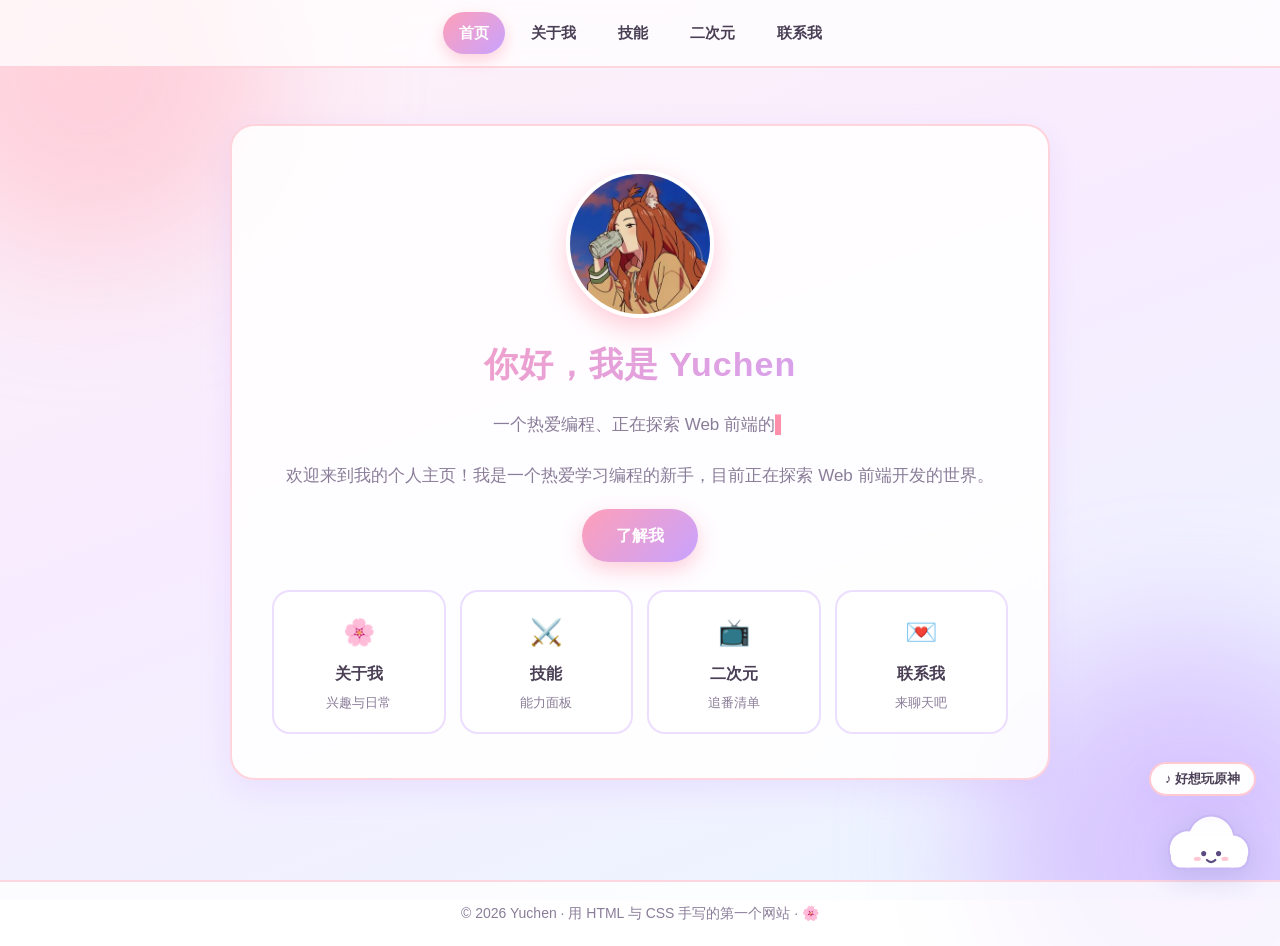
<file: index.html>
<!DOCTYPE html>
<html lang="zh-CN">
<head>
    <meta charset="UTF-8">
    <meta name="viewport" content="width=device-width, initial-scale=1.0">
    <meta name="description" content="Yuchen 的个人主页：一个热爱编程、正在学习 Web 前端开发的新手，在这里记录我的技能与成长。">
    <meta name="author" content="Yuchen">
    <title>首页 - Yuchen 的个人主页</title>
    <link rel="icon" href="favicon.svg" type="image/svg+xml">
    <link rel="stylesheet" href="style.css">
    <script src="script.js" defer></script>
</head>
<body>
    <a class="skip-link" href="#main">跳到主要内容</a>
    <div class="sakura-layer" aria-hidden="true"></div>

    <header>
        <nav aria-label="主导航">
            <a href="index.html" class="active" aria-current="page">首页</a>
            <a href="about.html">关于我</a>
            <a href="skills.html">技能</a>
            <a href="anime.html">二次元</a>
            <a href="contact.html">联系我</a>
        </nav>
    </header>

    <main id="main">
        <section class="container center">
            <img class="hero-avatar" src="avatar.jpg" alt="头像：晚霞下喝饮料的狐耳少女" width="148" height="148">

            <h1 class="hero-name">你好，我是 Yuchen</h1>
            <p class="typed" data-typed="一个热爱编程、正在探索 Web 前端的新手 ✨">一个热爱编程、正在探索 Web 前端的新手 ✨</p>
            <p>欢迎来到我的个人主页！我是一个热爱学习编程的新手，目前正在探索 Web 前端开发的世界。</p>
            <p><a href="about.html" class="btn">了解我</a></p>

            <div class="quick-links">
                <a class="quick-card" href="about.html"><span>🌸</span>关于我<small>兴趣与日常</small></a>
                <a class="quick-card" href="skills.html"><span>⚔️</span>技能<small>能力面板</small></a>
                <a class="quick-card" href="anime.html"><span>📺</span>二次元<small>追番清单</small></a>
                <a class="quick-card" href="contact.html"><span>💌</span>联系我<small>来聊天吧</small></a>
            </div>
        </section>
    </main>

    <button class="to-top" type="button" aria-label="回到顶部">↑</button>

    <footer>
        <p>© <span id="year">2026</span> Yuchen · 用 HTML 与 CSS 手写的第一个网站 · 🌸</p>
    </footer>
</body>
</html>
</file>
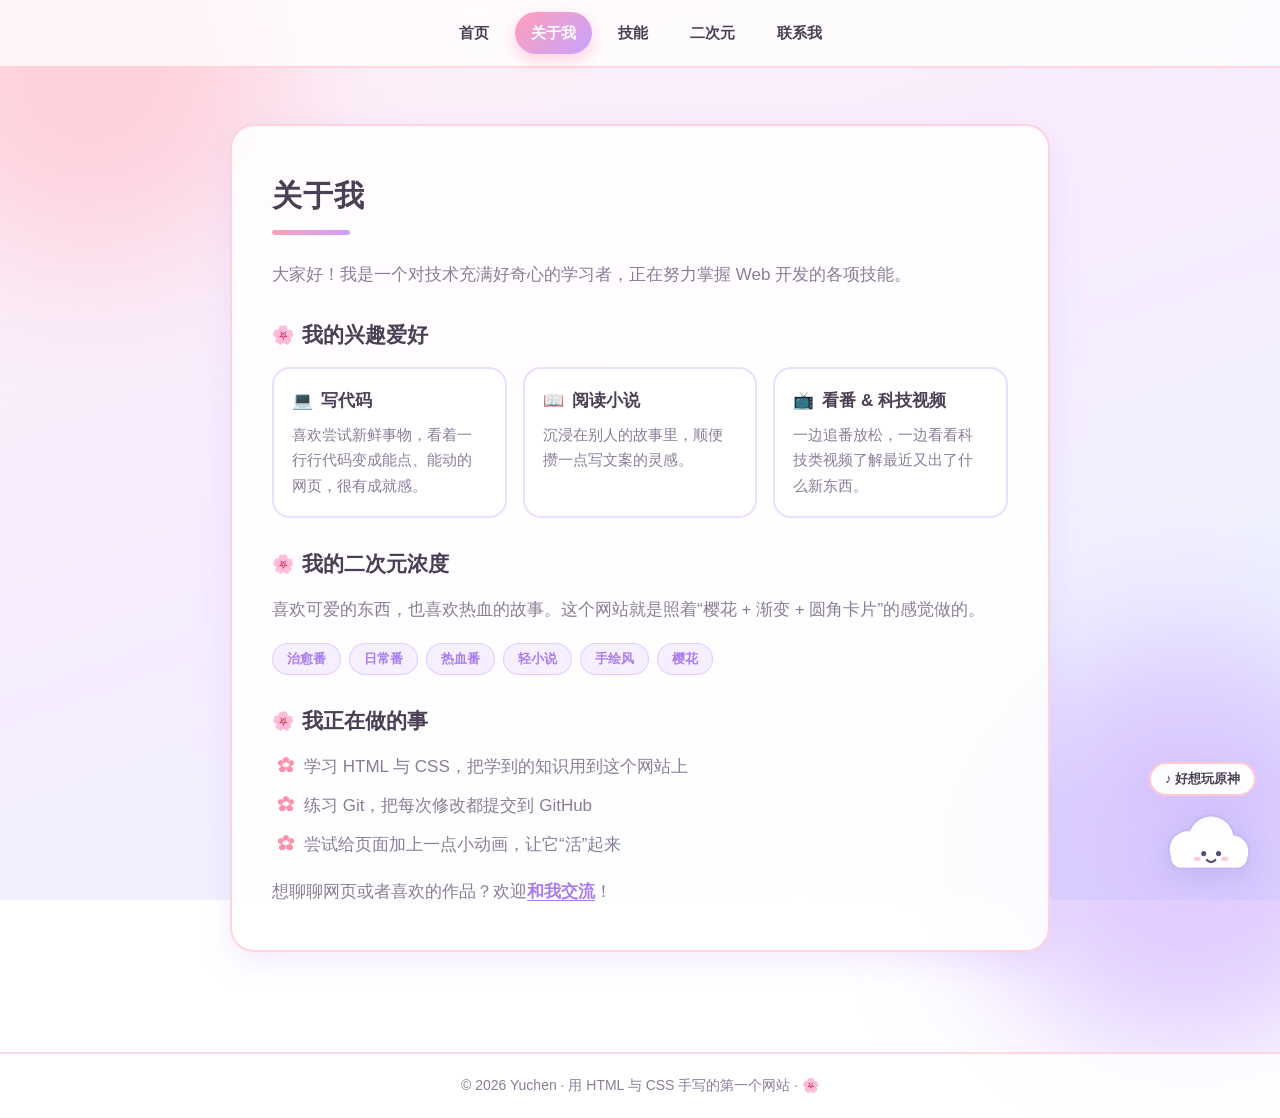
<file: about.html>
<!DOCTYPE html>
<html lang="zh-CN">
<head>
    <meta charset="UTF-8">
    <meta name="viewport" content="width=device-width, initial-scale=1.0">
    <meta name="description" content="关于 Yuchen：一个对技术充满好奇心的学习者，爱好编程、阅读、看番与科技视频。">
    <meta name="author" content="Yuchen">
    <title>关于我 - Yuchen 的个人主页</title>
    <link rel="icon" href="favicon.svg" type="image/svg+xml">
    <link rel="stylesheet" href="style.css">
    <script src="script.js" defer></script>
</head>
<body>
    <a class="skip-link" href="#main">跳到主要内容</a>
    <div class="sakura-layer" aria-hidden="true"></div>

    <header>
        <nav aria-label="主导航">
            <a href="index.html">首页</a>
            <a href="about.html" class="active" aria-current="page">关于我</a>
            <a href="skills.html">技能</a>
            <a href="anime.html">二次元</a>
            <a href="contact.html">联系我</a>
        </nav>
    </header>

    <main id="main">
        <section class="container">
            <h1 class="page-title">关于我</h1>
            <p>大家好！我是一个对技术充满好奇心的学习者，正在努力掌握 Web 开发的各项技能。</p>

            <h2 class="section-title">我的兴趣爱好</h2>
            <div class="card-grid">
                <div class="info-card">
                    <h3><span>💻</span>写代码</h3>
                    <p>喜欢尝试新鲜事物，看着一行行代码变成能点、能动的网页，很有成就感。</p>
                </div>
                <div class="info-card">
                    <h3><span>📖</span>阅读小说</h3>
                    <p>沉浸在别人的故事里，顺便攒一点写文案的灵感。</p>
                </div>
                <div class="info-card">
                    <h3><span>📺</span>看番 &amp; 科技视频</h3>
                    <p>一边追番放松，一边看看科技类视频了解最近又出了什么新东西。</p>
                </div>
            </div>

            <h2 class="section-title">我的二次元浓度</h2>
            <p>喜欢可爱的东西，也喜欢热血的故事。这个网站就是照着“樱花 + 渐变 + 圆角卡片”的感觉做的。</p>
            <div class="tags">
                <span class="tag">治愈番</span>
                <span class="tag">日常番</span>
                <span class="tag">热血番</span>
                <span class="tag">轻小说</span>
                <span class="tag">手绘风</span>
                <span class="tag">樱花</span>
            </div>

            <h2 class="section-title">我正在做的事</h2>
            <ul>
                <li>学习 HTML 与 CSS，把学到的知识用到这个网站上</li>
                <li>练习 Git，把每次修改都提交到 GitHub</li>
                <li>尝试给页面加上一点小动画，让它“活”起来</li>
            </ul>

            <p>想聊聊网页或者喜欢的作品？欢迎<a href="contact.html">和我交流</a>！</p>
        </section>
    </main>

    <button class="to-top" type="button" aria-label="回到顶部">↑</button>

    <footer>
        <p>© <span id="year">2026</span> Yuchen · 用 HTML 与 CSS 手写的第一个网站 · 🌸</p>
    </footer>
</body>
</html>
</file>
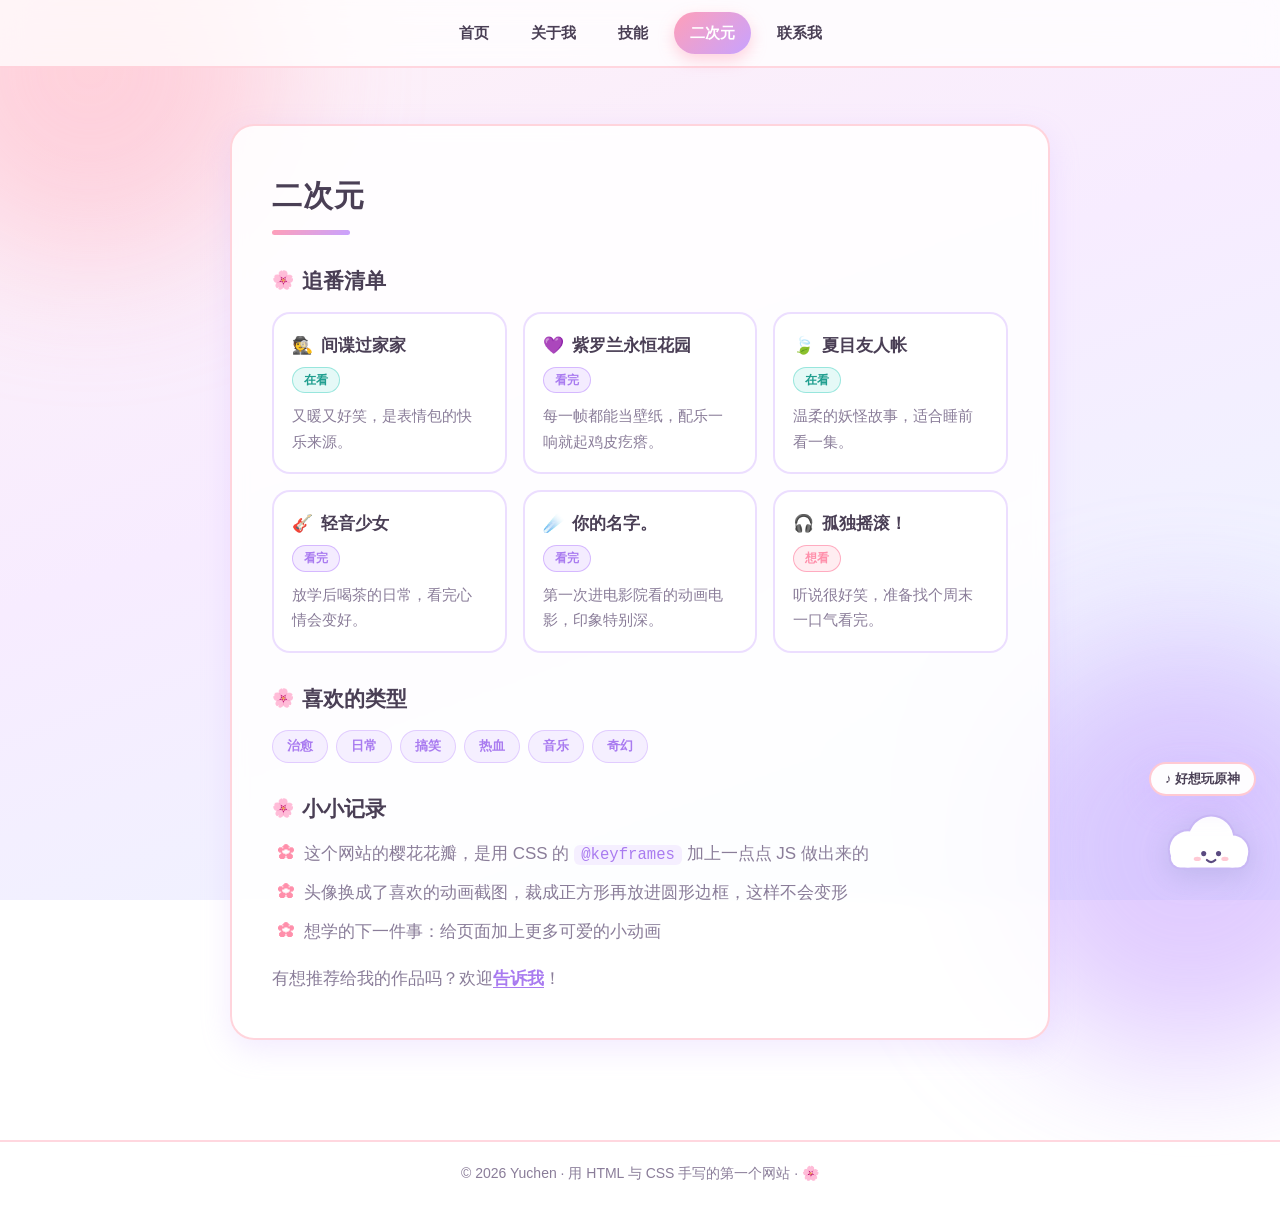
<file: anime.html>
<!DOCTYPE html>
<html lang="zh-CN">
<head>
    <meta charset="UTF-8">
    <meta name="viewport" content="width=device-width, initial-scale=1.0">
    <meta name="description" content="Yuchen 的二次元角落：最近在追的番、喜欢的作品类型和一些小记录。">
    <meta name="author" content="Yuchen">
    <title>二次元 - Yuchen 的个人主页</title>
    <link rel="icon" href="favicon.svg" type="image/svg+xml">
    <link rel="stylesheet" href="style.css">
    <script src="script.js" defer></script>
</head>
<body>
    <a class="skip-link" href="#main">跳到主要内容</a>
    <div class="sakura-layer" aria-hidden="true"></div>

    <header>
        <nav aria-label="主导航">
            <a href="index.html">首页</a>
            <a href="about.html">关于我</a>
            <a href="skills.html">技能</a>
            <a href="anime.html" class="active" aria-current="page">二次元</a>
            <a href="contact.html">联系我</a>
        </nav>
    </header>

    <main id="main">
        <section class="container">
            <h1 class="page-title">二次元</h1>

            <h2 class="section-title">追番清单</h2>
            <div class="card-grid">
                <div class="info-card">
                    <h3><span>🕵️</span>间谍过家家</h3>
                    <div class="tags"><span class="tag watching">在看</span></div>
                    <p>又暖又好笑，是表情包的快乐来源。</p>
                </div>
                <div class="info-card">
                    <h3><span>💜</span>紫罗兰永恒花园</h3>
                    <div class="tags"><span class="tag done">看完</span></div>
                    <p>每一帧都能当壁纸，配乐一响就起鸡皮疙瘩。</p>
                </div>
                <div class="info-card">
                    <h3><span>🍃</span>夏目友人帐</h3>
                    <div class="tags"><span class="tag watching">在看</span></div>
                    <p>温柔的妖怪故事，适合睡前看一集。</p>
                </div>
                <div class="info-card">
                    <h3><span>🎸</span>轻音少女</h3>
                    <div class="tags"><span class="tag done">看完</span></div>
                    <p>放学后喝茶的日常，看完心情会变好。</p>
                </div>
                <div class="info-card">
                    <h3><span>☄️</span>你的名字。</h3>
                    <div class="tags"><span class="tag done">看完</span></div>
                    <p>第一次进电影院看的动画电影，印象特别深。</p>
                </div>
                <div class="info-card">
                    <h3><span>🎧</span>孤独摇滚！</h3>
                    <div class="tags"><span class="tag plan">想看</span></div>
                    <p>听说很好笑，准备找个周末一口气看完。</p>
                </div>
            </div>

            <h2 class="section-title">喜欢的类型</h2>
            <div class="tags">
                <span class="tag">治愈</span>
                <span class="tag">日常</span>
                <span class="tag">搞笑</span>
                <span class="tag">热血</span>
                <span class="tag">音乐</span>
                <span class="tag">奇幻</span>
            </div>

            <h2 class="section-title">小小记录</h2>
            <ul>
                <li>这个网站的樱花花瓣，是用 CSS 的 <code>@keyframes</code> 加上一点点 JS 做出来的</li>
                <li>头像换成了喜欢的动画截图，裁成正方形再放进圆形边框，这样不会变形</li>
                <li>想学的下一件事：给页面加上更多可爱的小动画</li>
            </ul>

            <p>有想推荐给我的作品吗？欢迎<a href="contact.html">告诉我</a>！</p>
        </section>
    </main>

    <button class="to-top" type="button" aria-label="回到顶部">↑</button>

    <footer>
        <p>© <span id="year">2026</span> Yuchen · 用 HTML 与 CSS 手写的第一个网站 · 🌸</p>
    </footer>
</body>
</html>
</file>
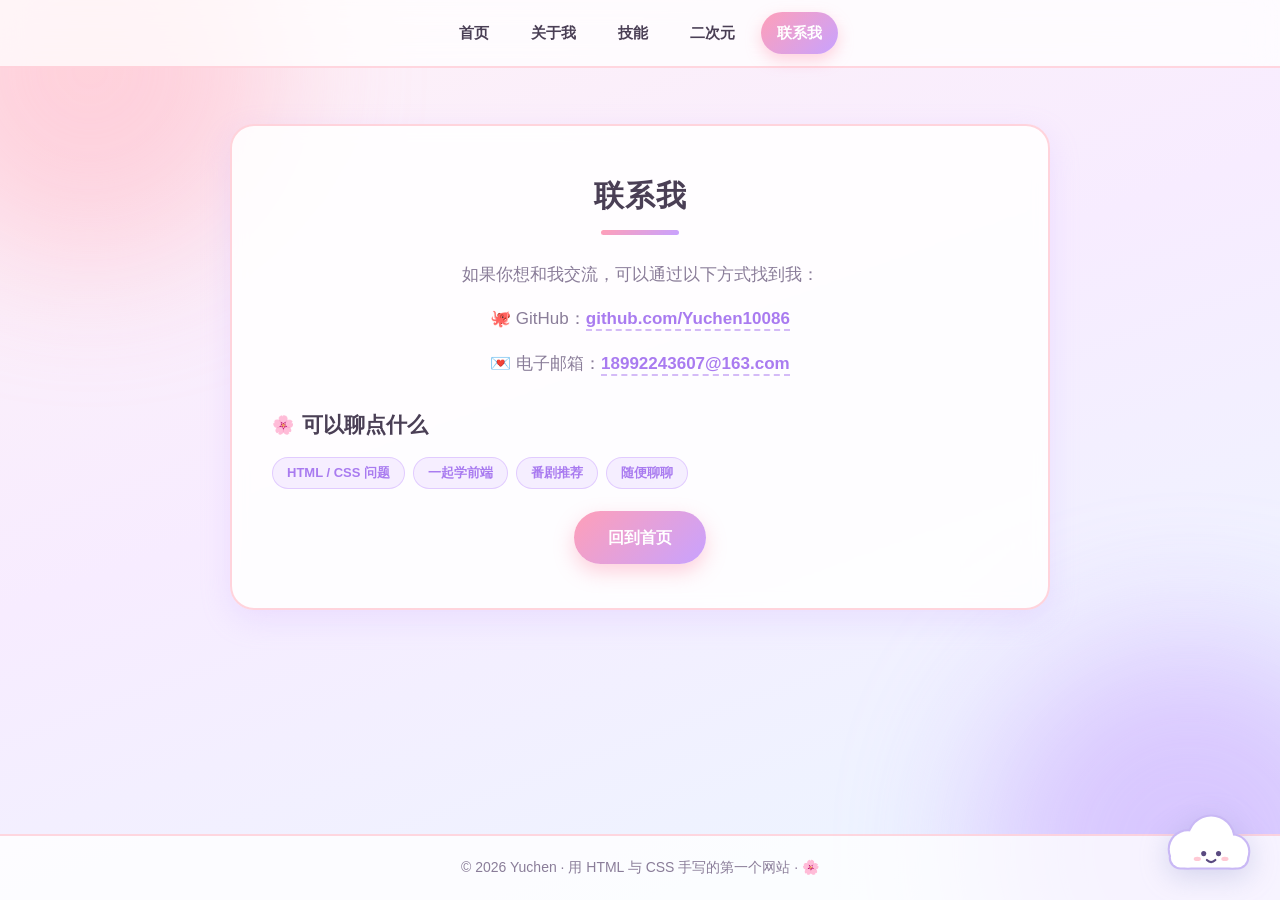
<file: contact.html>
<!DOCTYPE html>
<html lang="zh-CN">
<head>
    <meta charset="UTF-8">
    <meta name="viewport" content="width=device-width, initial-scale=1.0">
    <meta name="description" content="联系 Yuchen：通过 GitHub 或电子邮箱与我交流。">
    <meta name="author" content="Yuchen">
    <title>联系我 - Yuchen 的个人主页</title>
    <link rel="icon" href="favicon.svg" type="image/svg+xml">
    <link rel="stylesheet" href="style.css">
    <script src="script.js" defer></script>
</head>
<body>
    <a class="skip-link" href="#main">跳到主要内容</a>
    <div class="sakura-layer" aria-hidden="true"></div>

    <header>
        <nav aria-label="主导航">
            <a href="index.html">首页</a>
            <a href="about.html">关于我</a>
            <a href="skills.html">技能</a>
            <a href="anime.html">二次元</a>
            <a href="contact.html" class="active" aria-current="page">联系我</a>
        </nav>
    </header>

    <main id="main">
        <section class="container center">
            <h1 class="page-title">联系我</h1>
            <p class="contact-info">如果你想和我交流，可以通过以下方式找到我：</p>
            <p class="contact-info">🐙 GitHub：<a href="https://github.com/Yuchen10086" target="_blank" rel="noopener noreferrer">github.com/Yuchen10086</a></p>
            <p class="contact-info">💌 电子邮箱：<a href="mailto:18992243607@163.com">18992243607@163.com</a></p>

            <h2 class="section-title">可以聊点什么</h2>
            <div class="tags">
                <span class="tag">HTML / CSS 问题</span>
                <span class="tag">一起学前端</span>
                <span class="tag">番剧推荐</span>
                <span class="tag">随便聊聊</span>
            </div>

            <p><a href="index.html" class="btn">回到首页</a></p>
        </section>
    </main>

    <button class="to-top" type="button" aria-label="回到顶部">↑</button>

    <footer>
        <p>© <span id="year">2026</span> Yuchen · 用 HTML 与 CSS 手写的第一个网站 · 🌸</p>
    </footer>
</body>
</html>
</file>
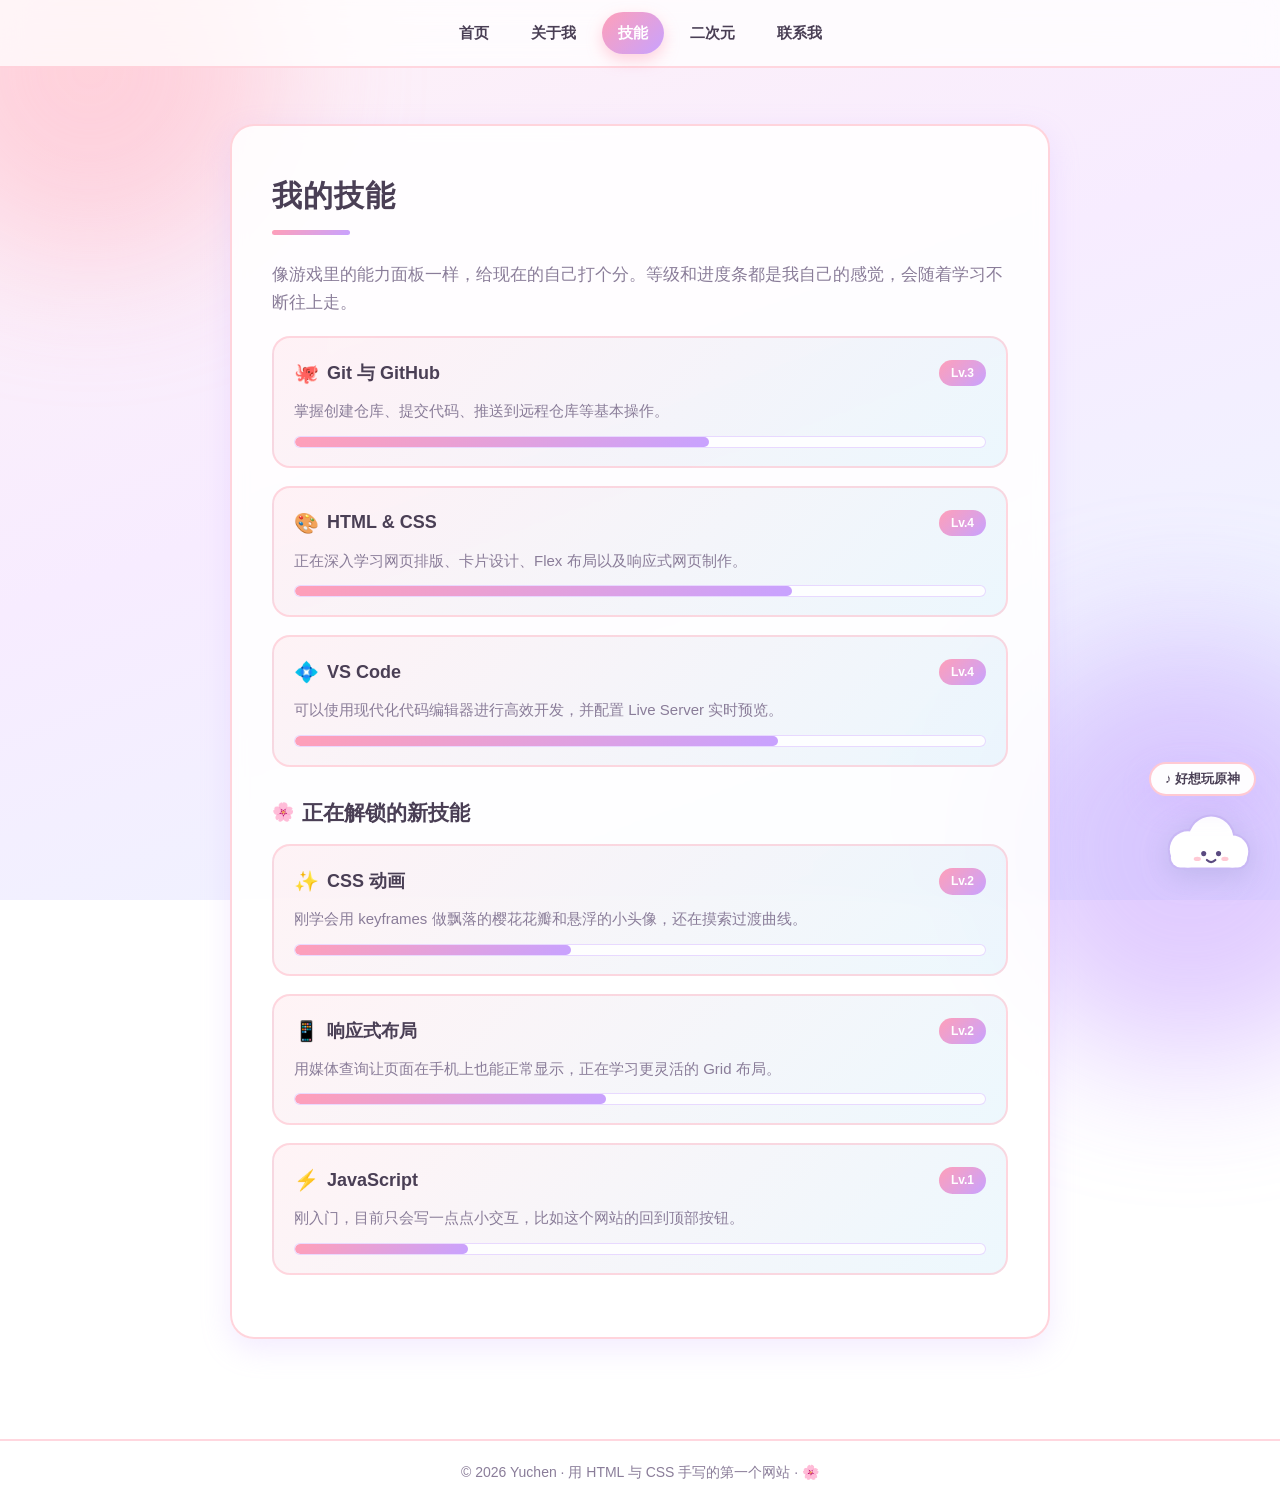
<file: skills.html>
<!DOCTYPE html>
<html lang="zh-CN">
<head>
    <meta charset="UTF-8">
    <meta name="viewport" content="width=device-width, initial-scale=1.0">
    <meta name="description" content="Yuchen 的技能面板：Git 与 GitHub、HTML & CSS、VS Code 等正在学习的开发技能。">
    <meta name="author" content="Yuchen">
    <title>技能 - Yuchen 的个人主页</title>
    <link rel="icon" href="favicon.svg" type="image/svg+xml">
    <link rel="stylesheet" href="style.css">
    <script src="script.js" defer></script>
</head>
<body>
    <a class="skip-link" href="#main">跳到主要内容</a>
    <div class="sakura-layer" aria-hidden="true"></div>

    <header>
        <nav aria-label="主导航">
            <a href="index.html">首页</a>
            <a href="about.html">关于我</a>
            <a href="skills.html" class="active" aria-current="page">技能</a>
            <a href="anime.html">二次元</a>
            <a href="contact.html">联系我</a>
        </nav>
    </header>

    <main id="main">
        <section class="container">
            <h1 class="page-title">我的技能</h1>
            <p>像游戏里的能力面板一样，给现在的自己打个分。等级和进度条都是我自己的感觉，会随着学习不断往上走。</p>

            <div class="skill-box">
                <div class="skill-head">
                    <h3><span class="ico">🐙</span>Git 与 GitHub</h3>
                    <span class="lv">Lv.3</span>
                </div>
                <p>掌握创建仓库、提交代码、推送到远程仓库等基本操作。</p>
                <div class="bar"><span style="--v: 60%"></span></div>
            </div>

            <div class="skill-box">
                <div class="skill-head">
                    <h3><span class="ico">🎨</span>HTML &amp; CSS</h3>
                    <span class="lv">Lv.4</span>
                </div>
                <p>正在深入学习网页排版、卡片设计、Flex 布局以及响应式网页制作。</p>
                <div class="bar"><span style="--v: 72%"></span></div>
            </div>

            <div class="skill-box">
                <div class="skill-head">
                    <h3><span class="ico">💠</span>VS Code</h3>
                    <span class="lv">Lv.4</span>
                </div>
                <p>可以使用现代化代码编辑器进行高效开发，并配置 Live Server 实时预览。</p>
                <div class="bar"><span style="--v: 70%"></span></div>
            </div>

            <h2 class="section-title">正在解锁的新技能</h2>

            <div class="skill-box">
                <div class="skill-head">
                    <h3><span class="ico">✨</span>CSS 动画</h3>
                    <span class="lv">Lv.2</span>
                </div>
                <p>刚学会用 keyframes 做飘落的樱花花瓣和悬浮的小头像，还在摸索过渡曲线。</p>
                <div class="bar"><span style="--v: 40%"></span></div>
            </div>

            <div class="skill-box">
                <div class="skill-head">
                    <h3><span class="ico">📱</span>响应式布局</h3>
                    <span class="lv">Lv.2</span>
                </div>
                <p>用媒体查询让页面在手机上也能正常显示，正在学习更灵活的 Grid 布局。</p>
                <div class="bar"><span style="--v: 45%"></span></div>
            </div>

            <div class="skill-box">
                <div class="skill-head">
                    <h3><span class="ico">⚡</span>JavaScript</h3>
                    <span class="lv">Lv.1</span>
                </div>
                <p>刚入门，目前只会写一点点小交互，比如这个网站的回到顶部按钮。</p>
                <div class="bar"><span style="--v: 25%"></span></div>
            </div>
        </section>
    </main>

    <button class="to-top" type="button" aria-label="回到顶部">↑</button>

    <footer>
        <p>© <span id="year">2026</span> Yuchen · 用 HTML 与 CSS 手写的第一个网站 · 🌸</p>
    </footer>
</body>
</html>
</file>
<file: style.css>
/* ============================================================
   Yuchen 的个人主页 · 二次元樱花主题
   全站共用一份样式表，改一次即可全站生效。
   想换配色：只改下面 :root 里的变量。
   ============================================================ */

:root {
    /* 主色板 */
    --sakura: #ffb7c5;
    --sakura-deep: #ff8fab;
    --lavender: #c8a2ff;
    --lavender-deep: #a97bf0;
    --sky: #8fd3f4;
    --mint: #7fe0d4;
    --ink: #4a3f55;
    --ink-soft: #8a7d99;

    /* 渐变 */
    --grad-main: linear-gradient(135deg, #ff9fb8 0%, #c8a2ff 100%);
    --grad-page: linear-gradient(160deg, #fff2f6 0%, #f7ecff 45%, #eaf6ff 100%);

    --radius: 24px;
    --shadow: 0 10px 30px rgba(200, 162, 255, 0.22);
    --shadow-hover: 0 18px 42px rgba(255, 143, 171, 0.34);
}

* {
    margin: 0;
    padding: 0;
    box-sizing: border-box;
}

html {
    scroll-behavior: smooth;
}

body {
    font-family: "Microsoft YaHei", "PingFang SC", "Helvetica Neue", Arial, sans-serif;
    color: var(--ink);
    line-height: 1.7;
    min-height: 100vh;
    display: flex;
    flex-direction: column;
    background: var(--grad-page);
    background-attachment: fixed;
    overflow-x: hidden;
}

/* 背景柔光光斑 */
body::before,
body::after {
    content: "";
    position: fixed;
    border-radius: 50%;
    filter: blur(70px);
    opacity: 0.55;
    z-index: 0;
    pointer-events: none;
}

body::before {
    width: 380px;
    height: 380px;
    top: -120px;
    left: -100px;
    background: var(--sakura);
}

body::after {
    width: 420px;
    height: 420px;
    bottom: -160px;
    right: -120px;
    background: var(--lavender);
}

/* ---------- 飘落的樱花花瓣（JS 生成，纯装饰） ---------- */
.sakura-layer {
    position: fixed;
    inset: 0;
    top: 0;
    right: 0;
    bottom: 0;
    left: 0;
    overflow: hidden;
    pointer-events: none;
    z-index: 1;
}

.petal {
    position: absolute;
    top: -10vh;
    width: 14px;
    height: 14px;
    background: linear-gradient(135deg, #ffd6e2, var(--sakura-deep));
    border-radius: 100% 0 100% 0;
    opacity: 0;
    animation: petal-fall linear infinite;
}

@keyframes petal-fall {
    0% {
        transform: translate3d(0, -10vh, 0) rotate(0deg);
        opacity: 0;
    }
    10% {
        opacity: 0.9;
    }
    90% {
        opacity: 0.7;
    }
    100% {
        transform: translate3d(var(--drift, 60px), 110vh, 0) rotate(720deg);
        opacity: 0;
    }
}

/* 键盘用户按 Tab 时出现的“跳到主要内容”链接 */
.skip-link {
    position: absolute;
    top: 0;
    left: -9999px;
    background: var(--grad-main);
    color: #fff;
    padding: 10px 18px;
    border-radius: 0 0 14px 0;
    text-decoration: none;
    z-index: 200;
}

.skip-link:focus {
    left: 0;
}

/* ---------- 顶部导航 ---------- */
header {
    position: sticky;
    top: 0;
    z-index: 60;
    background: rgba(255, 255, 255, 0.75);
    backdrop-filter: blur(14px);
    -webkit-backdrop-filter: blur(14px);
    border-bottom: 2px solid rgba(255, 183, 197, 0.55);
}

nav {
    max-width: 900px;
    margin: 0 auto;
    padding: 12px 14px;
    display: flex;
    flex-wrap: wrap;
    justify-content: center;
    gap: 8px 10px;
}

nav a {
    color: var(--ink);
    text-decoration: none;
    font-size: 15px;
    font-weight: bold;
    padding: 8px 16px;
    border-radius: 50px;
    transition: color 0.25s, background 0.25s, transform 0.25s, box-shadow 0.25s;
}

nav a:hover,
nav a:focus {
    color: #fff;
    background: var(--grad-main);
    transform: translateY(-2px);
    box-shadow: 0 6px 16px rgba(255, 143, 171, 0.4);
}

/* 当前所在页面高亮 */
nav a.active {
    color: #fff;
    background: var(--grad-main);
    box-shadow: 0 6px 16px rgba(255, 143, 171, 0.4);
}

/* ---------- 内容区 ---------- */
main {
    flex: 1;
    width: 100%;
    position: relative;
    z-index: 2;
}

.container {
    max-width: 820px;
    margin: 56px auto;
    background: rgba(255, 255, 255, 0.88);
    backdrop-filter: blur(8px);
    -webkit-backdrop-filter: blur(8px);
    padding: 44px 40px;
    border-radius: var(--radius);
    border: 2px solid rgba(255, 183, 197, 0.6);
    box-shadow: var(--shadow);
}

.container.center {
    text-align: center;
}

/* 标题：圆润字体 */
h1 {
    font-family: "幼圆", "Yuanti SC", "Microsoft YaHei", sans-serif;
    color: var(--ink);
    font-size: 30px;
    letter-spacing: 1px;
    margin-bottom: 18px;
}

h1.page-title {
    position: relative;
    padding-bottom: 14px;
    margin-bottom: 26px;
}

h1.page-title::after {
    content: "";
    position: absolute;
    left: 0;
    bottom: 0;
    width: 78px;
    height: 5px;
    border-radius: 50px;
    background: var(--grad-main);
}

.container.center h1.page-title::after {
    left: 50%;
    transform: translateX(-50%);
}

h2.section-title {
    font-family: "幼圆", "Yuanti SC", "Microsoft YaHei", sans-serif;
    font-size: 21px;
    color: var(--ink);
    margin: 28px 0 14px;
    display: flex;
    align-items: center;
    gap: 8px;
}

/* 标题前的小樱花 */
h2.section-title::before {
    content: "🌸";
    font-size: 18px;
}

p {
    color: var(--ink-soft);
    font-size: 17px;
    margin-bottom: 18px;
}

p:last-child {
    margin-bottom: 0;
}

ul {
    margin: 0 0 18px 6px;
    color: var(--ink-soft);
    font-size: 17px;
    list-style: none;
}

li {
    margin-bottom: 10px;
    padding-left: 26px;
    position: relative;
}

li::before {
    content: "✿";
    position: absolute;
    left: 0;
    color: var(--sakura-deep);
}

main a {
    color: var(--lavender-deep);
    font-weight: bold;
    text-underline-offset: 3px;
}

main a:hover {
    color: var(--sakura-deep);
}

/* ---------- 按钮 ---------- */
.btn {
    display: inline-block;
    background: var(--grad-main);
    color: #fff;
    padding: 13px 34px;
    text-decoration: none;
    border: none;
    border-radius: 50px;
    font-size: 16px;
    font-weight: bold;
    font-family: inherit;
    cursor: pointer;
    box-shadow: 0 8px 20px rgba(255, 143, 171, 0.42);
    transition: transform 0.25s, box-shadow 0.25s, filter 0.25s;
}

.btn:hover,
.btn:focus {
    color: #fff;
    transform: translateY(-3px) scale(1.04);
    box-shadow: 0 14px 30px rgba(200, 162, 255, 0.5);
    filter: saturate(1.15);
}

/* ---------- 首页主视觉 ---------- */
.hero-avatar {
    width: 148px;
    height: 148px;
    /* 无论原图是不是正方形，都按圆形裁切，避免被拉变形 */
    object-fit: cover;
    margin: 0 auto 18px;
    display: block;
    border-radius: 50%;
    border: 4px solid #fff;
    box-shadow: 0 10px 26px rgba(255, 143, 171, 0.45);
    animation: float 4.5s ease-in-out infinite;
}

@keyframes float {
    0%, 100% { transform: translateY(0); }
    50% { transform: translateY(-10px); }
}

.hero-name {
    font-size: 34px;
    background: var(--grad-main);
    -webkit-background-clip: text;
    background-clip: text;
    -webkit-text-fill-color: transparent;
    color: var(--lavender-deep);
}

/* 打字机副标题 */
.typed {
    font-size: 17px;
    color: var(--ink-soft);
    min-height: 28px;
    margin-bottom: 22px;
}

.typed::after {
    content: "▌";
    color: var(--sakura-deep);
    animation: caret 1s steps(1) infinite;
}

.typed.done::after {
    content: "";
}

@keyframes caret {
    50% { opacity: 0; }
}

/* 首页快捷入口 */
.quick-links {
    display: flex;
    flex-wrap: wrap;
    justify-content: center;
    gap: 14px;
    margin-top: 28px;
}

.quick-card {
    flex: 1 1 150px;
    max-width: 200px;
    padding: 18px 14px;
    border-radius: 18px;
    background: rgba(255, 255, 255, 0.9);
    border: 2px solid rgba(200, 162, 255, 0.35);
    text-decoration: none;
    color: var(--ink);
    font-weight: bold;
    transition: transform 0.25s, box-shadow 0.25s, border-color 0.25s;
}

.quick-card span {
    display: block;
    font-size: 26px;
    margin-bottom: 6px;
}

.quick-card small {
    display: block;
    font-weight: normal;
    font-size: 13px;
    color: var(--ink-soft);
    margin-top: 4px;
}

.quick-card:hover,
.quick-card:focus {
    transform: translateY(-6px);
    border-color: var(--sakura-deep);
    box-shadow: var(--shadow-hover);
}

/* ---------- 技能卡片（二次元能力条） ---------- */
.skill-box {
    background: linear-gradient(135deg, rgba(255, 183, 197, 0.16), rgba(143, 211, 244, 0.16));
    border: 2px solid rgba(255, 183, 197, 0.5);
    border-radius: 18px;
    padding: 18px 20px;
    margin-bottom: 18px;
    transition: transform 0.25s, box-shadow 0.25s;
}

.skill-box:hover {
    transform: translateY(-4px);
    box-shadow: var(--shadow-hover);
}

.skill-head {
    display: flex;
    align-items: center;
    justify-content: space-between;
    gap: 10px;
    margin-bottom: 8px;
}

.skill-head h3 {
    font-size: 18px;
    color: var(--ink);
    display: flex;
    align-items: center;
    gap: 8px;
}

.skill-head .ico {
    font-size: 20px;
}

.lv {
    font-size: 12px;
    font-weight: bold;
    color: #fff;
    background: var(--grad-main);
    padding: 3px 12px;
    border-radius: 50px;
    white-space: nowrap;
}

.skill-box p {
    font-size: 15px;
    color: var(--ink-soft);
    margin-bottom: 12px;
}

/* 能力条 */
.bar {
    height: 12px;
    border-radius: 50px;
    background: rgba(255, 255, 255, 0.85);
    border: 1px solid rgba(200, 162, 255, 0.4);
    overflow: hidden;
}

.bar > span {
    display: block;
    height: 100%;
    width: 0;
    border-radius: 50px;
    background: var(--grad-main);
    transition: width 1.1s cubic-bezier(0.22, 1, 0.36, 1);
}

.bar.in > span {
    width: var(--v, 50%);
}

/* ---------- 卡片网格 ---------- */
.card-grid {
    display: grid;
    grid-template-columns: repeat(auto-fit, minmax(230px, 1fr));
    gap: 16px;
    margin-bottom: 22px;
}

.info-card {
    background: rgba(255, 255, 255, 0.9);
    border: 2px solid rgba(200, 162, 255, 0.35);
    border-radius: 18px;
    padding: 18px;
    transition: transform 0.25s, box-shadow 0.25s, border-color 0.25s;
}

.info-card:hover {
    transform: translateY(-5px) rotate(-0.6deg);
    border-color: var(--sakura-deep);
    box-shadow: var(--shadow-hover);
}

.info-card h3 {
    font-size: 17px;
    color: var(--ink);
    margin-bottom: 6px;
    display: flex;
    align-items: center;
    gap: 8px;
}

.info-card p {
    font-size: 15px;
    margin-bottom: 0;
}

/* 卡片内部的标签，间距收紧一些 */
.info-card .tags {
    margin: 0 0 10px;
}

.info-card .tags .tag {
    font-size: 12px;
    padding: 2px 11px;
}

/* 正文里的代码片段 */
code {
    font-family: Consolas, "Courier New", monospace;
    font-size: 0.92em;
    background: rgba(200, 162, 255, 0.16);
    color: var(--lavender-deep);
    padding: 1px 7px;
    border-radius: 6px;
}

/* 标签 */
.tags {
    display: flex;
    flex-wrap: wrap;
    gap: 8px;
    margin-bottom: 22px;
}

.tag {
    font-size: 13px;
    font-weight: bold;
    color: var(--lavender-deep);
    background: rgba(200, 162, 255, 0.16);
    border: 1px solid rgba(200, 162, 255, 0.45);
    padding: 4px 14px;
    border-radius: 50px;
    transition: background 0.25s, color 0.25s;
}

.tag:hover {
    background: var(--grad-main);
    color: #fff;
}

/* 追番状态标签 */
.tag.watching {
    color: #1f9e8f;
    background: rgba(127, 224, 212, 0.2);
    border-color: rgba(127, 224, 212, 0.75);
}

.tag.done {
    color: var(--lavender-deep);
    background: rgba(200, 162, 255, 0.2);
    border-color: rgba(200, 162, 255, 0.7);
}

.tag.plan {
    color: var(--sakura-deep);
    background: rgba(255, 183, 197, 0.25);
    border-color: rgba(255, 143, 171, 0.7);
}

/* ---------- 联系方式 ---------- */
.contact-info {
    font-size: 17px;
    margin-bottom: 16px;
}

.contact-info a {
    color: var(--lavender-deep);
    text-decoration: none;
    font-weight: bold;
    border-bottom: 2px dashed rgba(169, 123, 240, 0.5);
    padding-bottom: 1px;
}

.contact-info a:hover,
.contact-info a:focus {
    color: var(--sakura-deep);
    border-bottom-color: var(--sakura-deep);
}

/* ---------- 页脚 ---------- */
footer {
    position: relative;
    z-index: 2;
    background: rgba(255, 255, 255, 0.78);
    border-top: 2px solid rgba(255, 183, 197, 0.55);
    color: var(--ink-soft);
    text-align: center;
    padding: 20px 16px;
    margin-top: 44px;
    font-size: 14px;
}

footer p {
    color: inherit;
    font-size: 14px;
    margin: 0;
}

/* ---------- 回到顶部 ---------- */
.to-top {
    position: fixed;
    /* 让开右下角的云朵 */
    right: 134px;
    bottom: 30px;
    width: 48px;
    height: 48px;
    border-radius: 50%;
    border: none;
    background: var(--grad-main);
    color: #fff;
    font-size: 20px;
    cursor: pointer;
    box-shadow: 0 8px 20px rgba(255, 143, 171, 0.5);
    opacity: 0;
    visibility: hidden;
    transform: translateY(14px);
    transition: opacity 0.3s, transform 0.3s, visibility 0.3s;
    z-index: 70;
}

.to-top.show {
    opacity: 1;
    visibility: visible;
    transform: translateY(0);
}

.to-top:hover {
    filter: saturate(1.2);
}

/* ---------- 手机 / 窄屏适配 ---------- */
@media (max-width: 640px) {
    nav {
        gap: 6px;
        padding: 10px 8px;
    }

    nav a {
        font-size: 13px;
        padding: 6px 12px;
    }

    .container {
        margin: 26px 12px;
        padding: 26px 20px;
        border-radius: 18px;
    }

    h1 {
        font-size: 23px;
    }

    .hero-name {
        font-size: 26px;
    }

    .hero-avatar {
        width: 116px;
        height: 116px;
    }

    p,
    ul,
    .contact-info {
        font-size: 15.5px;
    }

    .quick-card {
        max-width: none;
        flex: 1 1 130px;
    }

    .to-top {
        right: 104px;
        bottom: 20px;
        width: 42px;
        height: 42px;
    }
}

/* ---------- 右下角云朵：点击播放 BGM ---------- */
.cloud-btn {
    position: fixed;
    right: 18px;
    bottom: 18px;
    width: 106px;
    height: 78px;
    padding: 0;
    border: none;
    background: transparent;
    cursor: pointer;
    z-index: 80;
    animation: cloud-float 5s ease-in-out infinite;
    transition: transform 0.25s, filter 0.25s;
}

.cloud-btn svg {
    display: block;
    width: 100%;
    height: 100%;
    filter: drop-shadow(0 6px 14px rgba(143, 150, 200, 0.35));
}

.cloud-btn:hover,
.cloud-btn:focus-visible {
    transform: translateY(-6px) scale(1.06);
    filter: drop-shadow(0 10px 20px rgba(150, 120, 220, 0.5));
}

.cloud-btn:focus-visible {
    outline: 3px solid var(--lavender);
    outline-offset: 3px;
    border-radius: 24px;
}

/* 播放中：云朵跳起来 */
.cloud-btn.playing {
    animation: cloud-bounce 0.55s ease-in-out infinite alternate;
}

/* 缓冲中：云朵一闪一闪，提示“正在加载” */
.cloud-btn.loading svg {
    animation: cloud-pulse 1s ease-in-out infinite;
}

@keyframes cloud-pulse {
    50% { opacity: 0.45; }
}

@keyframes cloud-float {
    0%, 100% { transform: translateY(0); }
    50% { transform: translateY(-9px); }
}

@keyframes cloud-bounce {
    from { transform: translateY(0) scale(1); }
    to { transform: translateY(-15px) scale(1.07); }
}

/* 播放时飘出来的音符 */
.cloud-note {
    position: absolute;
    left: 50%;
    top: 0;
    font-size: 20px;
    color: var(--lavender-deep);
    opacity: 0;
    pointer-events: none;
}

.cloud-note.n2 {
    color: var(--sakura-deep);
    font-size: 16px;
    animation-delay: 0.6s !important;
}

.cloud-btn.playing .cloud-note {
    animation: note-float 1.5s ease-out infinite;
}

@keyframes note-float {
    0% { opacity: 0; transform: translate(-50%, 0) scale(0.7); }
    20% { opacity: 1; }
    100% { opacity: 0; transform: translate(-50%, -52px) scale(1.15); }
}

/* 悬停时的小提示 */
.cloud-hint {
    position: fixed;
    right: 24px;
    bottom: 104px;
    background: rgba(255, 255, 255, 0.96);
    border: 2px solid rgba(255, 183, 197, 0.75);
    color: var(--ink);
    font-size: 13px;
    font-weight: bold;
    padding: 6px 14px;
    border-radius: 50px;
    box-shadow: var(--shadow);
    white-space: nowrap;
    opacity: 0;
    transform: translateY(8px);
    transition: opacity 0.25s, transform 0.25s;
    pointer-events: none;
}

.cloud-btn:hover .cloud-hint,
.cloud-btn:focus-visible .cloud-hint,
.cloud-btn.playing .cloud-hint,
.cloud-btn.loading .cloud-hint,
.cloud-btn.hint-on .cloud-hint {
    opacity: 1;
    transform: translateY(0);
}

/* 右下角的小气泡提示 */
.toast {
    position: fixed;
    right: 22px;
    bottom: 156px;
    max-width: 268px;
    background: rgba(255, 255, 255, 0.97);
    border: 2px solid rgba(255, 143, 171, 0.7);
    border-radius: 18px;
    padding: 11px 15px;
    font-size: 13px;
    line-height: 1.6;
    color: var(--ink);
    box-shadow: var(--shadow);
    opacity: 0;
    transform: translateY(10px);
    transition: opacity 0.3s, transform 0.3s;
    pointer-events: none;
    z-index: 90;
}

.toast.show {
    opacity: 1;
    transform: translateY(0);
}

.toast code {
    font-size: 12px;
    word-break: break-all;
}

/* 窄屏下把云朵和提示缩小。
   注意：这一段必须放在上面那些规则“之后”，
   否则同优先级的 .cloud-btn 会被桌面版的尺寸覆盖。 */
@media (max-width: 640px) {
    .cloud-btn {
        right: 10px;
        bottom: 12px;
        width: 84px;
        height: 62px;
    }

    .cloud-hint {
        right: 14px;
        bottom: 84px;
        font-size: 12px;
    }

    .toast {
        right: 12px;
        left: 12px;
        bottom: 128px;
        max-width: none;
    }
}

/* ---------- 尊重“减少动态效果”系统设置 ---------- */
@media (prefers-reduced-motion: reduce) {
    *,
    *::before,
    *::after {
        animation-duration: 0.001ms !important;
        animation-iteration-count: 1 !important;
        transition-duration: 0.001ms !important;
    }

    .sakura-layer {
        display: none;
    }

    .bar > span {
        width: var(--v, 50%);
    }
}
</file>
